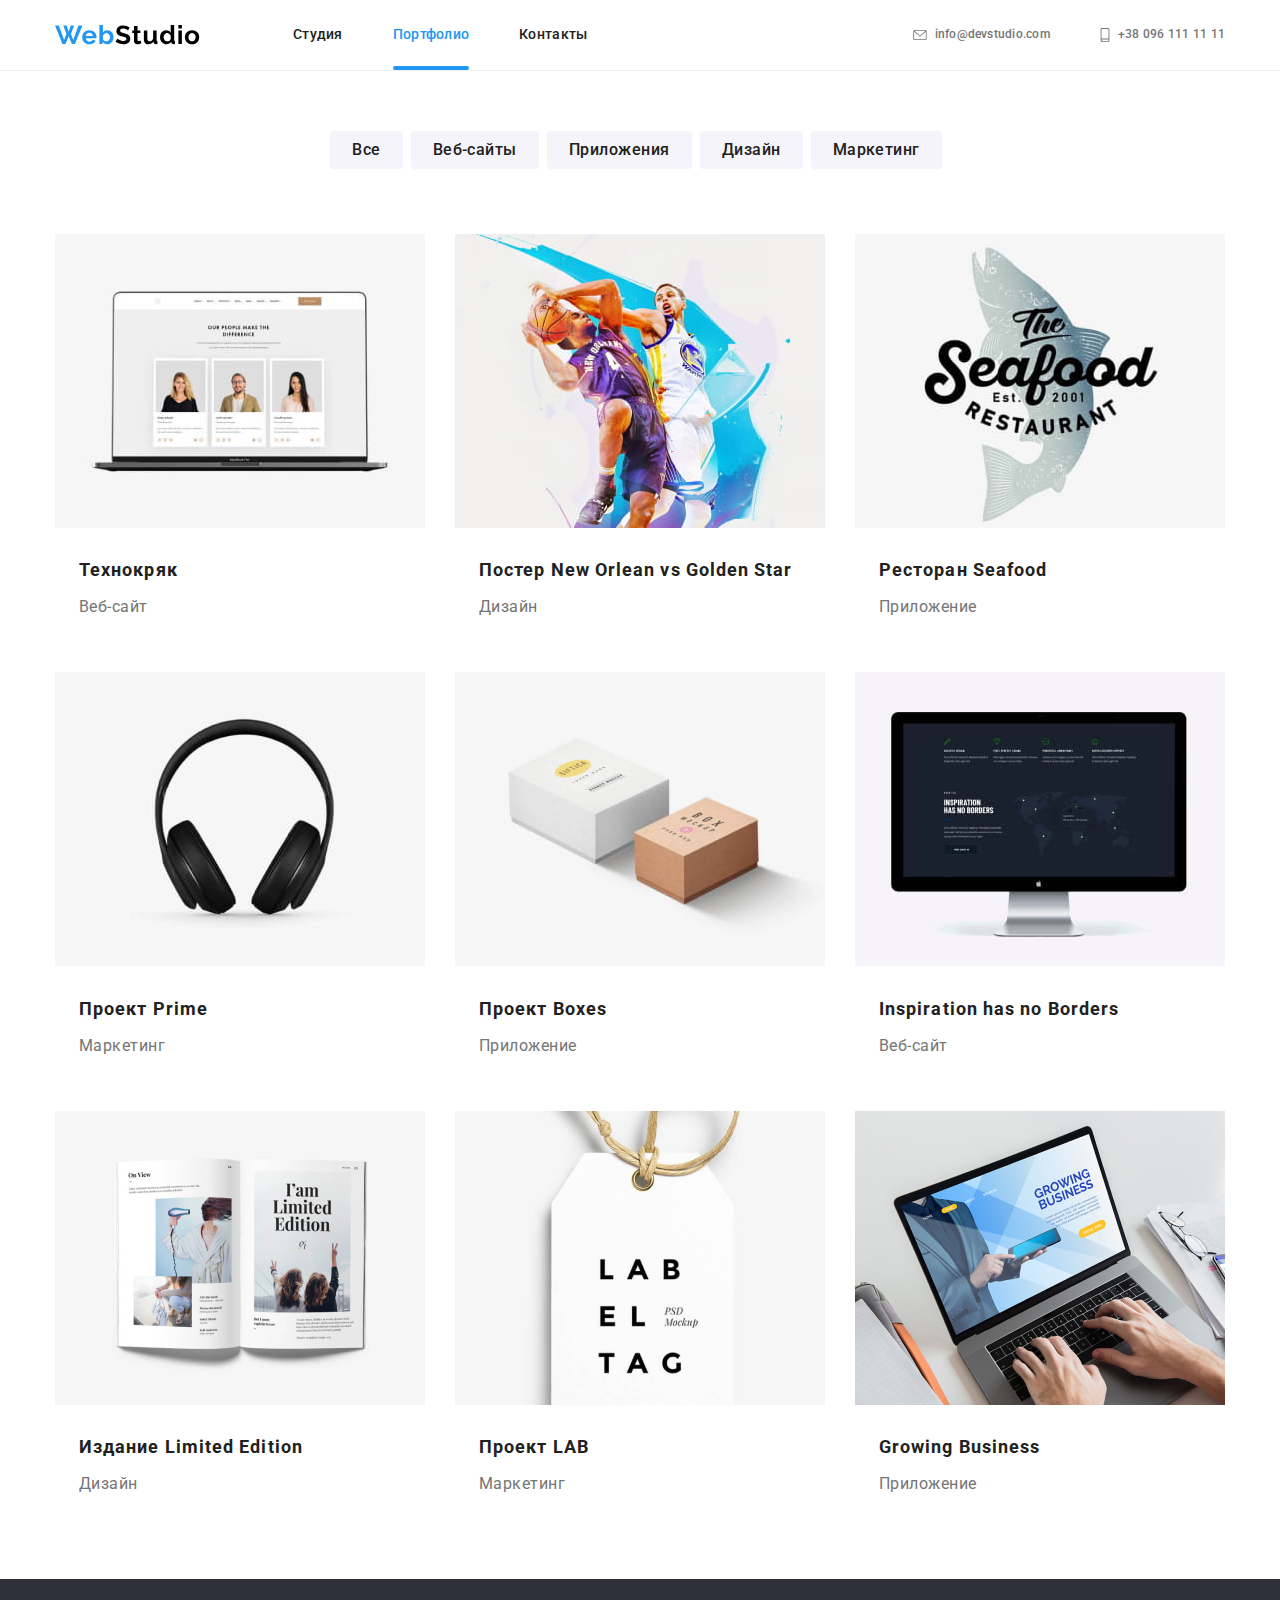
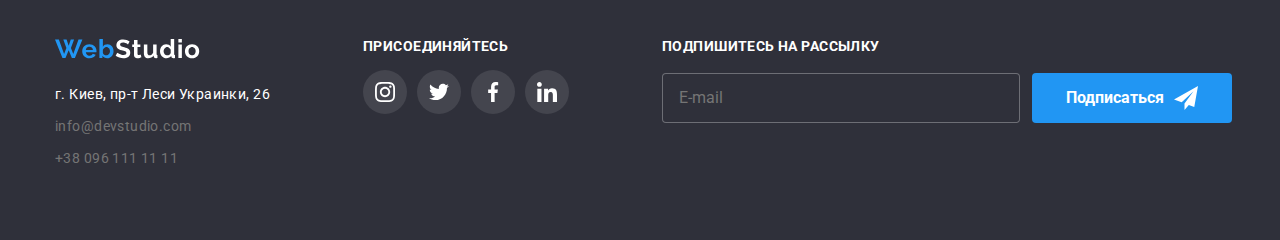
<file: portfolio.html>
<!DOCTYPE html>
<html lang="ru">

<head>
  <meta charset="utf-8" />
  <meta name="viewport" content="width=device-width, initial-scale=1.0">
  <link href="https://fonts.googleapis.com/css2?family=Raleway:wght@700&family=Roboto:wght@400;500;700;900&display=swap"
    rel="stylesheet">
  <link rel="stylesheet" href="https://cdnjs.cloudflare.com/ajax/libs/modern-normalize/0.7.0/modern-normalize.min.css">
  <!-- <link rel="stylesheet" href="./css/styles.css" /> -->
  <link rel="stylesheet" href="./css/main.min.css">
  <title>Portfolio</title>
</head>

<body class="page">
  <!--  ACHTUNG!  -->
  <header class="header secondary-header">
    <div class="header__container container">
      <nav class="site-nav">

        <!-- Company logo -->
        <a href="/" class="logo header__logo-link link">
          <img src="./images/logo.svg" alt="logo" class="header__logo-img" />
          <!-- <span class="primary-logo">Web</span><span class="secondary-logo">Studio</span> -->
        </a>
        <!-- Menu items -->
        <ul class="site-nav site-nav__list list">
          <li class="header__item site-nav__item"><a href="./index.html" class="site-nav__link link">Студия</a></li>
          <li class="header__item site-nav__item"><a href="./portfolio.html" class="site-nav__link link current">Портфолио</a></li>
          <li class="header__item site-nav__item"><a href="" class="site-nav__link link">Контакты</a></li>
        </ul>
      </nav>

      <!-- Contacts-->
      <ul class="contacts list">
        <li class="header__item contacts__item">

          <a href="mailto:info@devstudio.com" class="contacts__link link">

            <svg class="contacts__icon"  width="14px" height="10px">
              <use href="./images/svg-sprite.svg#envelope"></use>
            </svg>
            info@devstudio.com</a>
        </li>
        <li class="header__item contacts__item">
          <a href="tel:+380961111111" class="contacts__link link">
            <svg class="contacts__icon" width="10px" height="14px">
              <use href="./images/svg-sprite.svg#smartphone"></use>
            </svg>
            <span class="contacts__link-text">+38 096 111 11 11</span>
          </a>
        </li>
      </ul>
    </div>
  </header>
  <main>
    <!-- <h1>Страница portfolio</h1> -->

    <section class="section portfolio__section">
      <div class="container">
        <ul class="filter list flexbox">
          <li class="filter__item"><button type="button" class="filter__button">Все</button></li>
          <li class="filter__item"><button type="button" class="filter__button">Веб-сайты</button></li>
          <li class="filter__item"><button type="button" class="filter__button">Приложения</button></li>
          <li class="filter__item"><button type="button" class="filter__button">Дизайн</button></li>
          <li class="filter__item"><button type="button" class="filter__button">Маркетинг</button></li>
        </ul>
      </div>

      <div class="container">
        <ul class="portfolio list">
          <li class="portfolio__item">
            <a href="" class="portfolio__link">
              <div class="portfolio__thumb">
                <img src="./images/portfolio1.jpg" alt="Технокряк" width="370" />
                <p class="overlay-text">Технокряк это современная площадка распространения коронавируса. Компании
                  используют эту платформу
                  для цифрового
                  шпионажа и атак на защищённые сервера конкурентов.</p>
              </div>
              <div class="portfolio__description">
                <h2 class="portfolio__title">Технокряк</h2>
                <p class="portfolio__text">Веб-сайт</p>
              </div>
            </a>
          </li>

          <li class="portfolio__item">
            <a href="" class="portfolio__link">
              <div class="portfolio__thumb">
                <img src="./images/portfolio2.jpg" alt="Постер New Orlean vs Golden Star" width="370" />
                <p class="overlay-text">Технокряк это современная площадка распространения коронавируса. Компании
                  используют эту платформу
                  для цифрового
                  шпионажа и атак на защищённые сервера конкурентов.</p>
              </div>
              <div class="portfolio__description">
                <h2 class="portfolio__title">Постер New Orlean vs Golden Star</h2>
                <p class="portfolio__text">Дизайн</p>
              </div>
            </a>
          </li>

          <li class="portfolio__item">
            <a href="" class="portfolio__link">
              <div class="portfolio__thumb">
                <img src="./images/portfolio3.jpg" alt="Ресторан Seafood" width="370" />
                <p class="overlay-text">Технокряк это современная площадка распространения коронавируса. Компании
                  используют эту платформу
                  для цифрового
                  шпионажа и атак на защищённые сервера конкурентов.</p>
              </div>
              <div class="portfolio__description">
                <h2 class="portfolio__title">Ресторан Seafood</h2>
                <p class="portfolio__text">Приложение</p>
              </div>
            </a>

          </li>

          <li class="portfolio__item">
            <a href="" class="portfolio__link">
              <div class="portfolio__thumb">
                <img src="./images/portfolio4.jpg" alt="Проект Prime" width="370" />
                <p class="overlay-text">Технокряк это современная площадка распространения коронавируса. Компании
                  используют эту платформу
                  для цифрового
                  шпионажа и атак на защищённые сервера конкурентов.</p>
              </div>
              <div class="portfolio__description">
                <h2 class="portfolio__title">Проект Prime</h2>
                <p class="portfolio__text">Маркетинг</p>
              </div>
            </a>
          </li>

          <li class="portfolio__item">
            <a href="" class="portfolio__link">
              <div class="portfolio__thumb">
                <img src="./images/portfolio5.jpg" alt="Проект Boxes" width="370" />
                <p class="overlay-text">Технокряк это современная площадка распространения коронавируса. Компании
                  используют эту платформу
                  для цифрового
                  шпионажа и атак на защищённые сервера конкурентов.</p>
              </div>
              <div class="portfolio__description">
                <h2 class="portfolio__title">Проект Boxes</h2>
                <p class="portfolio__text">Приложение</p>
              </div>
            </a>
          </li>

          <li class="portfolio__item">
            <a href="" class="portfolio__link">
              <div class="portfolio__thumb">
                <img src="./images/portfolio6.jpg" alt="Inspiration has no Borders" width="370" />
                <p class="overlay-text">Технокряк это современная площадка распространения коронавируса. Компании
                  используют эту платформу
                  для цифрового
                  шпионажа и атак на защищённые сервера конкурентов.</p>
              </div>
              <div class="portfolio__description">
                <h2 class="portfolio__title">Inspiration has no Borders</h2>
                <p class="portfolio__text">Веб-сайт</p>
              </div>
            </a>
          </li>

          <li class="portfolio__item">
            <a href="" class="portfolio__link">
              <div class="portfolio__thumb">
                <img src="./images/portfolio7.jpg" alt="Издание Limited Edition" width="370" />
                <p class="overlay-text">Технокряк это современная площадка распространения коронавируса. Компании
                  используют эту платформу
                  для цифрового
                  шпионажа и атак на защищённые сервера конкурентов.</p>
              </div>
              <div class="portfolio__description">
                <h2 class="portfolio__title">Издание Limited Edition</h2>
                <p class="portfolio__text">Дизайн</p>
              </div>
            </a>
          </li>

          <li class="portfolio__item">
            <a href="" class="portfolio__link">
              <div class="portfolio__thumb">
                <img src="./images/portfolio8.jpg" alt="Проект LAB" width="370" />
                <p class="overlay-text">Технокряк это современная площадка распространения коронавируса. Компании
                  используют эту платформу
                  для цифрового
                  шпионажа и атак на защищённые сервера конкурентов.</p>
              </div>
              <div class="portfolio__description">
                <h2 class="portfolio__title">Проект LAB</h2>
                <p class="portfolio__text">Маркетинг</p>
              </div>
            </a>
          </li>

          <li class="portfolio__item">
            <a href="" class="portfolio__link">
              <div class="portfolio__thumb">
                <img src="./images/portfolio9.jpg" alt="Growing Business" width="370" />
                <p class="overlay-text">Технокряк это современная площадка распространения коронавируса. Компании
                  используют эту платформу
                  для цифрового
                  шпионажа и атак на защищённые сервера конкурентов.</p>
              </div>
              <div class="portfolio__description">
                <h2 class="portfolio__title">Growing Business</h2>
                <p class="portfolio__text">Приложение</p>
              </div>
            </a>
          </li>
        </ul>
      </div>
    </section>
  </main>

  <!-- Footer -->
  <footer class="footer section">
    <div class="container footer__container">
      <div class="footer__unit">
        <a href="/" class="logo link">
          <img src="./images/footer-logo.svg" alt="logo" />
          <!-- <span class="primary-logo">Web</span><span class="secondary-logo">Studio</span> -->
        </a>
        <address class="address">
          <p class="address__item">г. Киев, пр-т Леси Украинки, 26</p>
          <a href="mailto:info@devstudio.com" class="address__item link">info@devstudio.com</a>
          <a href="tel:+380961111111" class="address__item link">+38 096 111 11 11</a>
        </address>
      </div>

      <div class="footer__unit">
        <p class="footer__title">присоединяйтесь</p>
        <ul class="social list flexbox">
          <li class="social__item">
            <a href="" class="social__link">
              <svg class="social__icon">
                <use href="./images/svg-sprite.svg#instagram-2"></use>
              </svg>
            </a>
          </li>
          <li class="social__item">
            <a href="" class="social__link">
              <svg class="social__icon">
                <use href="./images/svg-sprite.svg#twitter-1"></use>
              </svg>
            </a>
          </li>
          <li class="social__item">
            <a href="" class="social__link">
              <svg class="social__icon">
                <use href="./images/svg-sprite.svg#facebook-1"></use>
              </svg>
            </a>
          </li>
          <li class="social__item">
            <a href="" class="social__link">
              <svg class="social__icon">
                <use href="./images/svg-sprite.svg#linkedin-1"></use>
              </svg>
            </a>
          </li>
        </ul>
      </div>

      <div class="footer__unit">
        <form action="#" class="footer__form">
          <!-- <label for="mail" class="footer__title">Подпишитесь на рассылку </label> -->
          <p class="footer__title">Подпишитесь на рассылку</p>
          <div class="footer__form-field">
            <input type="email" name="mail" id="mail" class="footer__form-input" placeholder="E-mail">
            <button type="submit" class="footer__button">
              <span class="footer__button-container">
                <span class="footer__button-text">Подписаться</span>
                <svg class="footer__button-icon">
                  <use href="./images/svg-sprite.svg#send"></use>
                </svg>
              </span>
            </button>
          </div>
        </form>
      </div>
    </div>
  </footer>
</body>

</html>
</file>
<file: css/styles.css>
:root {
  --primary-text-color: #757575;
  --title-text-color: #212121;
  --accent-color: #2196f3;
  --white-color: #ffffff;
  --black-color: #000000;
  --secondary-background-color: #F5F4FA;
  --footer-color: #2F303A;
  --border-color: #ECECEC;
  --hero-bg-color: #C4C4C4;
  --hero-gradient-color: rgba(47, 48, 58, 0.4);
  --box-shadow-primary: rgba(0, 0, 0, 0.12);
  --box-shadow-secondary: rgba(0, 0, 0, 0.14);
  --box-shadow-additional:  rgba(0, 0, 0, 0.2);
  --box-shadow-alternative:  rgba(0, 0, 0, 0.06);
  --box-shadow-extra: rgba(0, 0, 0, 0.16);
  --box-shadow-plus: rgba(0, 0, 0, 0.1); 
  --box-shadow-light: rgba(0, 0, 0, 0.08);
  --box-shadow-form-button:rgba(0, 0, 0, 0.15);
  --primary-icon-color: #AFB1B8;
  --footer-social-background: rgba(255, 255, 255, 0.1);
  --services-overlay-color: rgba(47, 48, 58, 0.8);
  --backdrop-color: rgba(0, 0, 0, 0.2);
  --form-outline-color: rgba(33, 33, 33, 0.2);
  --footer-form-outline: rgba(255, 255, 255, 0.3); 
}

.page {
  color: var(--primary-text-color);
  background-color: var(--white-color);

  font-family: Roboto, sans-serif;

  margin: 0;
}

/* Section */
.section {
  padding-top: 94px;
  padding-bottom: 94px;
}

.no-padding {
  padding-top: 0;
  padding-bottom: 94px;
}

.section-title {
  /* h2 */
  color: var(--title-text-color);
  margin-top: 0;
  margin-bottom: 60px;
  font-weight: 700;
  font-size: 36px;
  line-height: 1.16;
  text-align: center;
  letter-spacing: 0.03em;
}

/* Container */
.container {
  padding-left: 15px;
  padding-right: 15px;
  margin-left: auto;
  margin-right: auto;
  width: 1200px;
}

.list {
  padding: 0;
  margin: 0;
  list-style: none;
}

.link {
  text-decoration: none;
}

/* Button */
/* .button {
  border-style: none;
  padding: 0;
} */

.button {
  display: inline-block;
  border-radius: 4px;
  padding: 10px 32px; 
 
  color: var(--white-color);
  background-color: var(--accent-color);

  font-family: inherit;
  font-weight: 700;
  font-size: 16px;
  line-height: 1.87;
  letter-spacing: 0.06em;

  text-decoration: none;
  text-align: center;

  border-style: none;
  border-color: none;
  outline: none;
  border-image: none;
}

.logo {
  margin-right: 93px;
}
/* .logo {
  font-family: Raleway;
  font-style: normal;
  font-weight: 700;
  font-size: 26px;
  line-height: 1.19;
  letter-spacing: 0.03em;

  text-decoration: none;

  color: var(--accent-color);
} */

/* .primary-logo {
  color: var(--accent-color);
}

.secondary.logo {
  color: var(--black-color);
}

.logo.link:visited {
  text-decoration: none;
  color: var(--black-color);
} */

/* .footer .logo.link:visited {
  text-decoration: none;
  color: var(--white-color);
} */


/* Header*/
.header {
  padding-top: 25px;
  padding-bottom: 25px;
}

/*  ACHTUNG!  */
.secondary-header {
  border-bottom: 1px solid var(--border-color);
}

.header__container {
  display: flex;
  justify-content: flex-end;

  align-items: center;  
}

.header__logo-link {
  display: inline-flex;
  align-items: center;
}


.header__item {
  display: flex;
}

.header__item:not(:last-child) {

  margin-right: 50px;
}

.site-nav__link {
  position: relative;

  display: block;
  height: 100%;
}

.site-nav__link.current::after {
  content: "";

  position: absolute;
  /* top: 100%; */
  left: 0;
  bottom: -25px;

  width: 100%;
  height: 4px;
  border-radius: 2px;

  background-color: var(--accent-color);
}

/* Альтернатива */
/* .header__item:last-child {
  margin-right: 0;
} */

/* Селектор соседа
задает левый отступ всем, кроме первого */
/* .header__item + .header__item {
  margin-left: 50px;
} */

/* ПОЧЕМУ НЕ РАБОТАЕТ??? */
/* .header__item:not(:last-child) {
  margin-right: 50px;
} */

.site-nav {
  display: flex;
  margin-right: auto;
}

.contacts {
  display: flex;
}

.site-nav__link {
  display: inline-flex;
  align-items: center;

  color: var(--title-text-color);

  font-weight: 500;
  font-size: 14px;
  line-height: 1.14;
  letter-spacing: 0.02em;

  transition-property: color;
  transition-duration: 250ms;
  transition-timing-function: cubic-bezier(0.4, 0, 0.2, 1);
  }

.site-nav__link.current {
  color: var(--accent-color);

  font-weight: 500;
  font-size: 14px;
  line-height: 1.14;
  letter-spacing: 0.02em;
}

.contacts__link {
  display: inline-flex;
  align-items: center;

  font-size: 14px;
  line-height: 1.14;
  letter-spacing: 0.02em;
  font-weight: 500;
  color: var(--primary-text-color);

  transition-property: color;
  transition-duration: 250ms;
  transition-timing-function: cubic-bezier(0.4, 0, 0.2, 1);
}

.site-nav__link:hover,
.contacts__link:hover,
.site-nav__link:focus,
.contacts__link:focus,
.address__item.link:hover,
.address__item.link:focus {
  color: var(--accent-color);
}

/* Увел. высоту ссылок, чтоб расшир. область ховера */
.site-nav__link,
.contacts__link {
  display: inline-flex;
  align-items: center;

  padding-top: 15px;
  padding-bottom: 15px;

  transition-property: color;
  transition-duration: 250ms;
  transition-timing-function: cubic-bezier(0.4, 0, 0.2, 1);
}

.contacts__icon {
  display: inline-flex;
  align-items: center;
  justify-content: center;

  width: 16px;
  height: 12px;
  margin-right: 10px;

  fill: var(--primary-text-color);

  transition-property: fill;
  transition-duration: 250ms;
  transition-timing-function: cubic-bezier(0.4, 0, 0.2, 1);
}

/* ЗАПОМНИТЬ!!!! ХОВЕР ссылка + иконка*/
.contacts__link:hover .contacts__icon,
.contacts__link:focus .contacts__icon {
  fill: var(--accent-color);
}

/* Footer */
.footer {
  background-color: var(--footer-color);

  padding-top: 60px;
  padding-bottom: 60px;
}

.address {
  margin-top: 20px;
  /* padding-top: 20px; */
}

.address__item {
  display: block;
  
  margin-bottom: 9px;

  font-style: normal;
  font-size: 14px;
  line-height: 1.71;
  letter-spacing: 0.03em;

  color: var(--white-color);
}

/* ACHTUNG! Что с этим делать?? задавать 3 класса? */
.address__item.link {
  font-style: normal;
  color: var(--primary-text-color);

  transition-property: color;
  transition-duration: 250ms;
  transition-timing-function: cubic-bezier(0.4, 0, 0.2, 1);
} 

.footer__unit:nth-child(1) {
  margin-right: 70px;
}

.footer__unit:nth-child(2) {
  margin-right: 93px;
}

.footer__title {
  margin-top: 0;
  margin-bottom: 20px;

  font-weight: bold;
  font-size: 14px;
  line-height: 16px;
  letter-spacing: 0.03em;
  text-transform: uppercase;

  color: var(--white-color);
}

.social__item {
  width: 44px;
  height: 44px;
  border-radius: 50%;
}

.social__link {
  display: block;
}

.footer .social__link {
  width: 44px;
  height: 44px;
  padding: 12px;
  border-radius: 50%;

  background-color: var(--footer-social-background);
}

.footer .social__icon {
  width: 20px;
  height: 20px;

  fill: var(--white-color);
}

.footer__form-field {
 display: flex;

 margin-top: 20px;
}

.footer__form-input {
  width: 358px;
  height: 50px;
  margin-right: 12px;
  padding: 15px 16px;

  border: 1px solid var(--footer-form-outline);
  border-radius: 4px;

  background-color: var(--footer-color);
  color: var(--white-color);
}

.footer__button {
  position: relative;
  width: 200px;
  height: 50px;

  background-color: var(--accent-color);
  box-shadow: 0px 4px 4px var( --box-shadow-form-button);
  border-radius: 4px; 

  border-style: none;
}

.footer__button:focus,
.footer__button:active {
  border-style: none;
}

.footer__button-container {
  position: absolute;
  top: 50%;
  left: 50%;
  transform: translate(-50%, -50%);

  display: flex;
  align-items: center;
  justify-content: center;
  
  height: 24px;
  margin: 0;

}

.footer__button-text {
  margin: 0 10px 0 0;

  color: var(--white-color);
  font-weight: 700;
  font-size: 16px;
  line-height: 1.87;
}

.footer__button-icon {
  display: block;
  
  width: 24px;
  height: 24px;

  fill: var(--white-color);
}


/* Hero */
.hero {
  max-width: 1600px;
  margin: auto;
  text-align: center;

  margin-top: 0;
  margin-bottom: 0;

  padding-top: 200px;
  padding-bottom: 200px;

  background-color: var(--hero-bg-color);
  background-image: linear-gradient(to right, var(--hero-gradient-color), var(--hero-gradient-color)),
  url(../images/hero-img.jpg);
  background-repeat: no-repeat;
  background-size: cover;
}

.hero__title {
  margin-top: 0;
  margin-bottom: 30px;
  color: var(--white-color);

  font-family: Roboto, sans-serif;
  font-style: normal;
  font-weight: 700;
  font-size: 44px;
  line-height: 1.36;
  letter-spacing: 0.06em;
  text-transform: uppercase;
}

/* Features */
.features {
width: calc((100% - 90px) / 4);
}

.features__item {
  text-align: left;
  width: 270px;
}

.features__item:not(:last-child),
.services__item:not(:last-child),
.team__item:not(:last-child) {
  margin-right: 30px;
}

.features__title {
  /* h3 */
  margin-top: 0;
  margin-bottom: 10px;

  color: var(--title-text-color);

  font-weight: 700;
  font-size: 14px;
  line-height: 1.14;
  letter-spacing: 0.03em;
  text-transform: uppercase;
}

.features__item::before {
  content: "";
  display: block;
 background-position: 50% 50%;
  
  width: 270px;
  height: 120px;
  margin-bottom: 30px;

  background-color: var(--secondary-background-color);
  background-repeat: no-repeat;
}

.features__item:nth-child(1)::before {
  content: "";
  background-image: url(../images/antenna1.svg);
}

.features__item:nth-child(2)::before {
  content: "";
  background-image: url(../images/clock1.svg);
}

.features__item:nth-child(3)::before {
  content: "";
  background-image: url(../images/diagram1.svg);
}

.features__item:nth-child(4)::before {
  content: "";
  background-image: url(../images/astronaut1.svg);
}

.features__text {
  margin-top: 0;
  margin-bottom: 0;

  font-size: 14px;
  line-height: 1.71;
  letter-spacing: 0.03em;
}
 
/* Services */
.services {
  width: calc((100% - 60px) / 3);
}

.services__item {
  width: 370px;
  height: 294px;
}

.services__thumb {
  position: relative;
  width: 100%;
  height: 100%;
}

.services__thumb::before {
  content: "";

  position: absolute;
  bottom: 0;
  left: 0; 

  display: inline-block;

  width: 100%;
  height: 70px;

  background-color: var(--services-overlay-color);
  opacity: 1;
}

.services__description {
  position: absolute;
  bottom: 27px;
  left: 0;

  width: 100%;
  margin: 0;

  font-style: normal;
  font-weight: 700;
  font-size: 14px;
  line-height: 16px;
  text-align: center;
  letter-spacing: 0.03em;
  text-transform: uppercase;
  color: var(--white-color);
}

/* Team*/
.team__item {
  width: 270px;
  border-radius: 0px 0px 4px 4px;

  text-align: center;

  box-shadow: 
  0px 1px 3px var(--box-shadow-primary), 
  0px 1px 1px var(--box-shadow-secondary), 
  0px 2px 1px var(--box-shadow-additional);
}

.team__title {
  margin-top: 0;
  margin-bottom: 10px;

  color: var(--title-text-color);

  font-weight: 500;
  font-size: 16px;
  line-height: 1.18;
  letter-spacing: 0.03em;
}



.team__description {
  padding-top: 30px;
  padding-bottom: 30px;

  border-radius: 0px 0px 4px 4px;

  background-color: var(--white-color);
}

.team__position {
  margin-top: 0;
  margin-bottom: 16px;
}

.social {
  display: flex;
  align-items: center;
  justify-content: center;

  /* max-width: 206px; */
  margin: auto;
}

/* .social__item, */
.social__link {
  display: flex;
  align-items: center;
  justify-content: center;
  width: 44px;
  height: 44px;
  border-radius: 50%;

  transition-property: background-color;
  transition-duration: 250ms;
  transition-timing-function: cubic-bezier(0.4, 0, 0.2, 1);
}

.social__item:not(:last-child) {
  margin-right: 10px;
}

.social__icon {
  width: 20px;
  height: 20px;
  margin: 0;

  fill: var(--primary-icon-color);

  transition-property: fill;
  transition-duration: 250ms;
  transition-timing-function: cubic-bezier(0.4, 0, 0.2, 1);
}

.social__link:hover, 
.social__link:active {
  background-color: var(--accent-color);
}

.social__link:hover  .social__icon,
.social__link:active  .social__icon {
  fill: var(--white-color);
}

.team__section {
  background-color: var(--secondary-background-color);
}

/* Clients */

.clients__item,
.clients__link {
  display: flex;
  align-items: center;
  justify-content: center;
  width: 170px;
  height: 90px;
  border-radius: 4px;
}

.clients__link {
  border: 1px solid var(--primary-icon-color);

  transition-property: border-color;
  transition-duration: 250ms;
  transition-timing-function: cubic-bezier(0.4, 0, 0.2, 1);
}

.clients__item:not(:last-child) {
  margin-right: 30px;
}

.clients__link:hover,
.clients__link:focus {
  border: 1px solid var(--accent-color);
}

.clients__link:hover > .clients__logo,
.clients__link:focus > .clients__logo {
 fill: var(--accent-color);
}

.clients__logo {
  align-items: center;
  justify-content: center;

  fill: var(--primary-icon-color);

  transition-property: fill;
  transition-duration: 250ms;
  transition-timing-function: cubic-bezier(0.4, 0, 0.2, 1);
}

/* Portfolio */
.portfolio__link {
  display: block;
  margin: 0;
  text-decoration: none;
}

.portfolio__title {
  color: var(--title-text-color);
  font-weight: 700;
  font-size: 18px;
  line-height: 2;
  letter-spacing: 0.06em;

}

.portfolio__text {
  color: var(--primary-text-color);
  font-weight: normal;
  font-size: 16px;
  line-height: 1.87;
  letter-spacing: 0.03em;
}

/* Filter*/
.filter {
  margin-bottom: 50px;
  justify-content: center;
}

.filter__button {
  background-color: var(--secondary-background-color);
  color: var(--title-text-color);
  border-style: none;
  border-radius: 4px;
  border-color: none;
  outline: none;
  border-image: none;

  padding: 6px 22px;
  /* margin-right: 8px; */
  
  font-family: inherit;
  font-weight: 500;
  font-size: 16px;
  line-height: 1.62;
  text-align: center;
  letter-spacing: 0.03em;

  transition-property: background-color, color, box-shadow;
  transition-duration: 250ms;
  transition-timing-function: cubic-bezier(0.4, 0, 0.2, 1);
}

.filter__item:not(:last-child) {
  margin-right: 8px;
}

.filter__button:hover,
.filter__button:focus,
.filter__button:active {
  background-color: var(--accent-color);
  border: none;
  outline: none;
  color: var(--white-color);
  box-shadow: 
  0px 3px 1px var(--box-shadow-plus), 
  0px 1px 2px var(--box-shadow-light), 
  0px 2px 2px var(--box-shadow-primary);
}

.flexbox {
  display: flex;
}

.portfolio {
  flex-wrap: wrap;
/*   
  width: calc((100% - 30px * 2) / 3); */

}

.portfolio__item {
  width: 370px;
  margin-right: 30px;
  margin-bottom: 30px;
}

.portfolio__item:nth-child(3n) {
  margin-right: 0;
}

.portfolio__item:nth-last-child(-n + 3) {
  margin-bottom: 0;
}

.portfolio__link {
  transition-property: box-shadow;
  transition-duration: 250ms;
  transition-timing-function: cubic-bezier(0.4, 0, 0.2, 1);
}

.portfolio__link:hover, 
.portfolio__link:focus,
.portfolio__link:active {
  box-shadow: 
  0px 1px 1px var(--box-shadow-primary), 
  0px 4px 4px var(--box-shadow-alternative), 
  1px 4px 6px var(--box-shadow-extra);
}

.portfolio__thumb {
  position: relative;

  overflow: hidden;
}

.portfolio__thumb::before,
.overlay-text {
  position: absolute;
  top: 100%; 
  left: 0;
  

  display: block;

  width: 100%;
  height: 100%;

  transition-property: transform;
  transition-duration: 250ms;
  transition-timing-function: cubic-bezier(0.4, 0, 0.2, 1);
}

.portfolio__thumb::before {
  content: "";

  background-color: var(--accent-color);
}

.overlay-text {
  padding: 63px 24px;

  font-size: 18px;
  line-height: or 156% ;
  letter-spacing: 0.03em;

  color: var(--white-color);
}

.portfolio__link:hover > .portfolio__thumb::before,
.portfolio__link:focus > .portfolio__thumb::before,
.portfolio__link:hover .overlay-text,
.portfolio__link:focus .overlay-text {
  opacity: 0.9;

  transform: translateY(-100%);
}

.portfolio__description {
padding: 20px 24px;
}

.portfolio__title {
margin: 0 0 4px;
}

.portfolio__text {
  margin: 0;
}

/* Backdrop */
.backdrop {
  position: fixed;
  top: 0;
  left: 0;

  width: 100%;
  height: 100%;

  background-color: var(--backdrop-color);

  opacity: 1;

  transition: opacity 250ms cubic-bezier(0.4, 0, 0.2, 1);
}

.backdrop.is-hidden {
  opacity: 0;
  pointer-events: none;
}

.backdrop.is-hidden .modal {
  transform: translate(-50%, -50%) scale(0.9);
}

/* Modal */
.modal {
  position: absolute;
  top: 50%;
  left: 50%;

  min-width: 528px;
  min-height: 581px;
  background-color: var(--white-color);

  padding: 40px;
  box-shadow: 0px 1px 3px var(--box-shadow-primary), 
  0px 1px 1px var(--box-shadow-secondary), 
  0px 2px 1px var(--box-shadow-additional);

  border-radius: 4px;

  transform: translate(-50%, -50%) scale(1);

  transition: transform 250ms cubic-bezier(0.4, 0, 0.2, 1);
}

.modal__button-close {
  position: absolute;
  top: 8px;
  right: 8px;
  
  width: 30px;
  height: 30px;

  border-radius: 50%;

  background-color: var(--white-color);
  border: 1px solid rgba(0, 0, 0, 0.1);
}

.modal__button-icon {
  position: absolute;
  top: 50%;
  left: 50%;
  transform: translate(-50%, -50%);

  width: 11px;
  height: 11px;

  fill: black;

  transition: fill 250ms cubic-bezier(0.4, 0, 0.2, 1);
}

.modal__button-close:hover .modal__button-icon,
.modal__button-close:focus .modal__button-icon,
.modal__button-close:active .modal__button-icon {
  fill: var(--accent-color);
}
/* Form */

.modal__title {
  font-style: normal;
  font-weight: 700;
  font-size: 20px;
  line-height: 1.15;
  text-align: center;
  letter-spacing: 0.03em;

  color: var(--title-text-color);
}

.form__field {
  display: flex;
  flex-direction: column;

  /* outline: 1px solid var(--form-outline-color); */
  box-sizing: border-box;
  
  margin-bottom: 10px;
}

.form__field-policy {
  position: relative;
  display: flex;
  flex-direction: row;
  align-items: center;
  justify-content: center;

  margin-bottom: 30px;
}

.form__field-comment {
  margin-bottom: 20px;
  height: 100%;
}

.form__field-button {
  display: flex;
  flex-direction: row;
  align-items: center;
  justify-content: center;

  margin-bottom: 40px;
}

.input__container {
  position: relative;
}

.form__input,
.form__comment {
  border-radius: 4px;
  border: 1px solid var(--form-outline-color);
  outline: transparent;

  transition: border-color 250ms cubic-bezier(0.4, 0, 0.2, 1);
}

.form__input {
  width: 100%;
  max-height: 40px;
  padding: 14px 14px 14px 42px;  
}

.input__icon {
  position: absolute;
  top: 50%;
  left: 6%;
  transform: translate(-95%, -50%);

  transition: fill 250ms cubic-bezier(0.4, 0, 0.2, 1);
}

.form__input:focus + .input__icon {
 fill: var(--accent-color);
}

.form__input:focus,
.form__comment:focus {
  border-color: var(--accent-color);
}

.form__input::placeholder {
  color: var(--form-outline-color);
}

.form__label {
  margin-bottom: 4px;

  font-size: 12px;
  line-height: 1.16;
  /* identical to box height */

  letter-spacing: 0.01em;

  color: var(--primary-text-color);
}

.form__label-policy {
  position: relative;
  margin-right: 5px;
}

.form__label-policy,
.form__link {
  display: block;
  align-items: center;

  margin-bottom: 4px;
  font-size: 14px;
  line-height: 1.71;
}

.form__link,
.form__link:hover,
.form__link:focus,
.form__link:visited {
  color: var(--accent-color);
}

.form__comment {
  resize: none;
  padding: 12px 16px;

  font-size: 12px;
  line-height: 1.16;
  letter-spacing: 0.01em;

  
}

.form__field-checkbox {
  -webkit-appearance: none;
  -moz-appearance: none;
  appearance: none;

    position: absolute;
    top:50%;
    left: 0;
    transform: translateY(-50%);

  display: block;
  align-items: center;
}

.form__label-policy::before {
  content: "";
  position: absolute;
  top:50%;
  left: -9%;
  transform: translateY(-50%);

  display: inline-block;
  align-items: center;
  width: 16px;
  height: 15px;
  margin: auto;

  border-radius: 2px;
  border: solid var(--title-text-color) 1.8px;
  
  /* background-image: url(../images/checkbox-square.svg); */
}

.form__field-checkbox:checked ~ .form__label-policy::before {
  content: "";
  position: absolute;
  top:50%;
  left: -9%;
  transform: translateY(-50%);

  display: inline-block;
  align-items: center;
  width: 16px;
  height: 15px;
  margin: auto;
  
  background-color: var(--accent-color);
  background-image: url(../images/checkbox-v.svg);
  background-size: contain;
  background-origin: border-box;
  border-color: var(--accent-color); 
}

.checkbox__icon {
  display: inline-block;

  width: 16px;
  height: 15px;
  margin: auto;
}

.form__button {
  width: 200px;
  height: 50px;

  border-style: none;
  border-radius: 4px;

  font-weight: 700;
  font-size: 16px;
  line-height: 1.87;
  color: var(--white-color);

  background-color: var(--accent-color);
  
  box-shadow: 0px 4px 4px var(--box-shadow-form-button);
}

.form__button:hover,
.form__button:focus,
.form__button:active {
  border-style: none;
  outline: none;
  
  box-shadow: 
  0px 1px 3px var(--box-shadow-primary), 
  0px 1px 1px var(--box-shadow-secondary), 
  0px 2px 1px var(--box-shadow-additional);
}

@media screen and (min-width: 480px) {
  
}
</file>
<file: css/main.min.css>
.page{color:#757575;background-color:#fff;font-family:Roboto, sans-serif;margin:0}.container{width:100%;padding-left:15px;padding-right:15px;margin-left:auto;margin-right:auto}@media screen and (min-width: 480px) and (max-width: 767px){.container{width:480px}}@media screen and (min-width: 768px) and (max-width: 1199px){.container{width:768px}}@media screen and (min-width: 1200px){.container{width:1200px}}.list{padding:0;margin:0;list-style:none}.link{text-decoration:none}.flexbox{display:-webkit-box;display:-ms-flexbox;display:flex}@media screen and (min-width: 768px) and (max-width: 1199px){.logo{margin-right:88px}}@media screen and (min-width: 1200px){.logo{margin-right:93px}}.button{display:inline-block;border-radius:4px;padding:10px 32px;color:#fff;background-color:#2196f3;font-family:inherit;font-weight:700;font-size:1rem;line-height:1.87;letter-spacing:0.06em;text-decoration:none;text-align:center;border-style:none;border-color:none;outline:none;-o-border-image:none;border-image:none}@media screen and (min-width: 768px) and (max-width: 1199px){.site-nav{display:-webkit-box;display:-ms-flexbox;display:flex}}@media screen and (min-width: 1200px){.site-nav{display:-webkit-box;display:-ms-flexbox;display:flex;margin-right:auto}}.site-nav__list{display:none;fill:#000}@media screen and (min-width: 768px) and (max-width: 1199px){.site-nav__list{display:-webkit-box;display:-ms-flexbox;display:flex}}@media screen and (min-width: 1200px){.site-nav__list{display:-webkit-box;display:-ms-flexbox;display:flex}}.site-nav__item:not(:last-child){margin-right:50px}.site-nav__link{position:relative;-webkit-box-align:center;-ms-flex-align:center;align-items:center;color:#212121;font-size:0.875rem;font-weight:500;line-height:1.14;letter-spacing:0.02em;-webkit-transition-property:color;transition-property:color;-webkit-transition-duration:250ms;transition-duration:250ms;-webkit-transition-timing-function:cubic-bezier(0.4, 0, 0.2, 1);transition-timing-function:cubic-bezier(0.4, 0, 0.2, 1)}@media screen and (min-width: 1200px){.site-nav__link{display:block;height:100%}}.site-nav__link.current::after{content:"";position:absolute;left:0;bottom:-122%;width:100%;height:4px;border-radius:2px;background-color:#2196f3}@media screen and (min-width: 1200px){.site-nav__link.current::after{left:0;bottom:-25px}}.site-nav__link.current{color:#2196f3;font-weight:500;font-size:0.875rem;line-height:1.14;letter-spacing:0.02em}.site-nav__link,.contacts__link{display:-webkit-inline-box;display:-ms-inline-flexbox;display:inline-flex;-webkit-box-align:center;-ms-flex-align:center;align-items:center;-webkit-transition-property:color;transition-property:color;-webkit-transition-duration:250ms;transition-duration:250ms;-webkit-transition-timing-function:cubic-bezier(0.4, 0, 0.2, 1);transition-timing-function:cubic-bezier(0.4, 0, 0.2, 1)}.site-nav__link:hover,.site-nav__link:hover,.site-nav__link:focus,.site-nav__link:focus,.contacts__link:hover,.contacts__link:hover,.contacts__link:focus,.contacts__link:focus{color:#2196f3}.menu__container{display:none}@media screen and (min-width: 480px) and (max-width: 767px){.menu__button{border-style:none;border-color:none;outline:none;-o-border-image:none;border-image:none;width:40px;height:40px;padding:0;background-color:transparent;outline:black}}@media screen and (min-width: 768px) and (max-width: 1199px){.menu__button{display:none}}@media screen and (min-width: 1200px){.menu__button{display:none}}.menu__button--svg{fill:#000;-webkit-transition-property:fill;transition-property:fill;-webkit-transition-duration:250ms;transition-duration:250ms;-webkit-transition-timing-function:cubic-bezier(0.4, 0, 0.2, 1);transition-timing-function:cubic-bezier(0.4, 0, 0.2, 1)}.menu__button--svg:hover,.menu__button--svg:focus,.menu__button--svg:active{fill:#2196f3}@media screen and (min-width: 480px) and (max-width: 767px){.menu__button.is-open .menu__button--icon-cross{display:none}}@media screen and (min-width: 480px) and (max-width: 767px){.menu__button.is-open .menu__button--icon-menu{display:block;fill:#000}}.social{display:-webkit-box;display:-ms-flexbox;display:flex;-webkit-box-align:center;-ms-flex-align:center;align-items:center;-webkit-box-pack:center;-ms-flex-pack:center;justify-content:center;margin:auto}.social__item{width:44px;height:44px;border-radius:50%}.social__item:not(:last-child){margin-right:10px}.footer .social__link{width:44px;height:44px;padding:12px;border-radius:50%;background-color:rgba(255,255,255,0.1)}.footer .social__icon{width:20px;height:20px;fill:#fff}.social__link{display:-webkit-box;display:-ms-flexbox;display:flex;-webkit-box-align:center;-ms-flex-align:center;align-items:center;-webkit-box-pack:center;-ms-flex-pack:center;justify-content:center;width:44px;height:44px;border-radius:50%;-webkit-transition-property:background-color;transition-property:background-color;-webkit-transition-duration:250ms;transition-duration:250ms;-webkit-transition-timing-function:cubic-bezier(0.4, 0, 0.2, 1);transition-timing-function:cubic-bezier(0.4, 0, 0.2, 1)}.social__link:hover,.social__link:active{background-color:#2196f3}.social__link:hover .social__icon,.social__link:active .social__icon{fill:#fff}.social__icon{width:20px;height:20px;margin:0;fill:#AFB1B8;-webkit-transition-property:fill;transition-property:fill;-webkit-transition-duration:250ms;transition-duration:250ms;-webkit-transition-timing-function:cubic-bezier(0.4, 0, 0.2, 1);transition-timing-function:cubic-bezier(0.4, 0, 0.2, 1)}.backdrop{position:fixed;top:0;left:0;width:100%;height:100%;background-color:rgba(0,0,0,0.2);opacity:1;-webkit-transition:opacity 250ms cubic-bezier(0.4, 0, 0.2, 1);transition:opacity 250ms cubic-bezier(0.4, 0, 0.2, 1)}.backdrop.is-hidden{opacity:0;pointer-events:none}.backdrop.is-hidden .modal{-webkit-transform:translate(-50%, -50%) scale(0.9);transform:translate(-50%, -50%) scale(0.9)}.modal{position:absolute;top:50%;left:50%;min-width:450px;min-height:609px;background-color:#fff;padding:40px;-webkit-box-shadow:0px 1px 3px rgba(0,0,0,0.12),0px 1px 1px rgba(0,0,0,0.14),0px 2px 1px rgba(0,0,0,0.2);box-shadow:0px 1px 3px rgba(0,0,0,0.12),0px 1px 1px rgba(0,0,0,0.14),0px 2px 1px rgba(0,0,0,0.2);border-radius:4px;-webkit-transform:translate(-50%, -50%) scale(1);transform:translate(-50%, -50%) scale(1);-webkit-transition:-webkit-transform 250ms cubic-bezier(0.4, 0, 0.2, 1);transition:-webkit-transform 250ms cubic-bezier(0.4, 0, 0.2, 1);transition:transform 250ms cubic-bezier(0.4, 0, 0.2, 1);transition:transform 250ms cubic-bezier(0.4, 0, 0.2, 1), -webkit-transform 250ms cubic-bezier(0.4, 0, 0.2, 1)}@media screen and (min-width: 1200px){.modal{min-width:528px;min-height:581px}}.modal__button-close{position:absolute;top:8px;right:8px;width:30px;height:30px;border-radius:50%;background-color:#fff;border:1px solid rgba(0,0,0,0.1)}.modal__button-close:hover .modal__button-icon,.modal__button-close:focus .modal__button-icon,.modal__button-close:active .modal__button-icon{fill:#2196f3}.modal__button-icon{position:absolute;top:50%;left:50%;-webkit-transform:translate(-50%, -50%);transform:translate(-50%, -50%);width:11px;height:11px;fill:black;-webkit-transition:fill 250ms cubic-bezier(0.4, 0, 0.2, 1);transition:fill 250ms cubic-bezier(0.4, 0, 0.2, 1)}.modal__title{font-style:normal;font-weight:700;font-size:1.25rem;line-height:1.15;text-align:center;letter-spacing:0.03em;color:#212121}.form__field{display:-webkit-box;display:-ms-flexbox;display:flex;-webkit-box-orient:vertical;-webkit-box-direction:normal;-ms-flex-direction:column;flex-direction:column;-webkit-box-sizing:border-box;box-sizing:border-box;margin-bottom:10px}.form__field-policy{position:relative;display:-webkit-box;display:-ms-flexbox;display:flex;-webkit-box-orient:horizontal;-webkit-box-direction:normal;-ms-flex-direction:row;flex-direction:row;-webkit-box-align:center;-ms-flex-align:center;align-items:center;-webkit-box-pack:center;-ms-flex-pack:center;justify-content:center;margin-bottom:30px}.form__field-comment{margin-bottom:20px;height:100%}.form__field-button{display:-webkit-box;display:-ms-flexbox;display:flex;-webkit-box-orient:horizontal;-webkit-box-direction:normal;-ms-flex-direction:row;flex-direction:row;-webkit-box-align:center;-ms-flex-align:center;align-items:center;-webkit-box-pack:center;-ms-flex-pack:center;justify-content:center;margin-bottom:40px}.input__container{position:relative}.form__input,.form__comment{border-radius:4px;border:1px solid rgba(33,33,33,0.2);outline:transparent;-webkit-transition:border-color 250ms cubic-bezier(0.4, 0, 0.2, 1);transition:border-color 250ms cubic-bezier(0.4, 0, 0.2, 1)}.form__input:focus,.form__input:focus,.form__comment:focus,.form__comment:focus{border-color:#2196f3}.form__input{width:100%;max-height:40px;padding:14px 14px 14px 42px}.form__input:focus+.input__icon{fill:#2196f3}.form__input::-webkit-input-placeholder{color:rgba(33,33,33,0.2)}.form__input:-ms-input-placeholder{color:rgba(33,33,33,0.2)}.form__input::-ms-input-placeholder{color:rgba(33,33,33,0.2)}.form__input::placeholder{color:rgba(33,33,33,0.2)}.input__icon{position:absolute;top:50%;left:6%;-webkit-transform:translate(-95%, -50%);transform:translate(-95%, -50%);-webkit-transition:fill 250ms cubic-bezier(0.4, 0, 0.2, 1);transition:fill 250ms cubic-bezier(0.4, 0, 0.2, 1)}.form__label{margin-bottom:4px;font-size:12px;line-height:1.16;letter-spacing:0.01em;color:#757575}.form__label-policy{position:relative;margin-right:5px}.form__label-policy::before{content:"";position:absolute;top:50%;left:-9%;-webkit-transform:translateY(-50%);transform:translateY(-50%);display:inline-block;-webkit-box-align:center;-ms-flex-align:center;align-items:center;width:16px;height:15px;margin:auto;border-radius:2px;border:solid #212121 1.8px}.form__label-policy,.form__link{display:block;-webkit-box-align:center;-ms-flex-align:center;align-items:center;margin-bottom:4px;font-size:0.75rem;line-height:1.71}@media screen and (min-width: 1200px){.form__label-policy,.form__link{font-size:0.875rem}}.form__link:hover,.form__link:focus,.form__link:visited{color:#2196f3}.form__comment{resize:none;padding:12px 16px;font-size:0.75rem;line-height:1.16;letter-spacing:0.01em}.form__field-checkbox{-webkit-appearance:none;-moz-appearance:none;appearance:none;position:absolute;top:50%;left:0;-webkit-transform:translateY(-50%);transform:translateY(-50%);display:block;-webkit-box-align:center;-ms-flex-align:center;align-items:center}.form__field-checkbox:checked ~ .form__label-policy::before{content:"";position:absolute;top:50%;left:-9%;-webkit-transform:translateY(-50%);transform:translateY(-50%);display:inline-block;-webkit-box-align:center;-ms-flex-align:center;align-items:center;width:16px;height:15px;margin:auto;background-color:#2196f3;background-image:url(../images/checkbox-v.svg);background-size:contain;background-origin:border-box;border-color:#2196f3}.checkbox__icon{display:inline-block;width:16px;height:15px;margin:auto}.form__button{width:200px;height:50px;border-style:none;border-radius:4px;font-weight:700;font-size:1rem;line-height:1.87;color:#fff;background-color:#2196f3;-webkit-box-shadow:0px 4px 4px rgba(0,0,0,0.15);box-shadow:0px 4px 4px rgba(0,0,0,0.15)}.form__button:hover,.form__button:focus,.form__button:active{border-style:none;outline:none;-webkit-box-shadow:0px 1px 3px rgba(0,0,0,0.12),0px 1px 1px rgba(0,0,0,0.14),0px 2px 1px rgba(0,0,0,0.2);box-shadow:0px 1px 3px rgba(0,0,0,0.12),0px 1px 1px rgba(0,0,0,0.14),0px 2px 1px rgba(0,0,0,0.2)}@media screen and (min-width: 480px) and (max-width: 767px){.contacts{display:none}}@media screen and (min-width: 768px) and (max-width: 1199px){.contacts{display:block;-ms-flex-wrap:wrap;flex-wrap:wrap;-webkit-box-align:center;-ms-flex-align:center;align-items:center;-webkit-box-pack:end;-ms-flex-pack:end;justify-content:flex-end;margin-left:auto}}@media screen and (min-width: 1200px){.contacts{display:-webkit-box;display:-ms-flexbox;display:flex;-webkit-box-align:center;-ms-flex-align:center;align-items:center}}@media screen and (min-width: 768px) and (max-width: 1199px){.contacts__item:not(:last-child){margin-bottom:10px}}.contacts__link{display:-webkit-inline-box;display:-ms-inline-flexbox;display:inline-flex;-webkit-box-align:center;-ms-flex-align:center;align-items:center;font-size:0.75rem;line-height:1.14;letter-spacing:0.02em;font-weight:500;color:#757575;-webkit-transition-property:color;transition-property:color;-webkit-transition-duration:250ms;transition-duration:250ms;-webkit-transition-timing-function:cubic-bezier(0.4, 0, 0.2, 1);transition-timing-function:cubic-bezier(0.4, 0, 0.2, 1)}.contacts__link:hover .contacts__icon,.contacts__link:focus .contacts__icon{fill:#2196f3}@media screen and (min-width: 1200px){.contacts__link{display:-webkit-inline-box;display:-ms-inline-flexbox;display:inline-flex;-webkit-box-align:center;-ms-flex-align:center;align-items:center}}.contacts__icon{display:inline-block;-webkit-box-align:center;-ms-flex-align:center;align-items:center;-webkit-box-pack:center;-ms-flex-pack:center;justify-content:center;margin-right:8px;fill:#757575;-webkit-transition-property:fill;transition-property:fill;-webkit-transition-duration:250ms;transition-duration:250ms;-webkit-transition-timing-function:cubic-bezier(0.4, 0, 0.2, 1);transition-timing-function:cubic-bezier(0.4, 0, 0.2, 1)}@media screen and (min-width: 480px) and (max-width: 767px){.section{padding-top:60px;padding-bottom:60x}}@media screen and (min-width: 768px) and (max-width: 1199px){.section{padding-top:60px;padding-bottom:60x}}@media screen and (min-width: 1200px){.section{padding-top:94px;padding-bottom:94px}}@media screen and (min-width: 480px) and (max-width: 767px){.no-padding{padding-top:0;padding-bottom:60x}}@media screen and (min-width: 768px) and (max-width: 1199px){.no-padding{padding-top:0;padding-bottom:60x}}@media screen and (min-width: 1200px){.no-padding{padding-top:0;padding-bottom:94px}}.section-title{color:#212121;margin-top:0;margin-bottom:30px;font-weight:700;font-size:2.25rem;line-height:1.16;text-align:center;letter-spacing:0.03em}@media screen and (min-width: 480px) and (max-width: 767px){.section-title{font-size:1.75rem}}@media screen and (min-width: 1200px){.section-title{margin-bottom:60px}}.header{position:relative;padding-top:1em;padding-bottom:1em}@media screen and (min-width: 1200px){.header{padding-top:25px;padding-bottom:25px}}.secondary-header{border-bottom:1px solid #ECECEC}.header__container{position:relative;display:-webkit-box;display:-ms-flexbox;display:flex;-webkit-box-pack:justify;-ms-flex-pack:justify;justify-content:space-between}@media screen and (min-width: 768px) and (max-width: 1199px){.header__container{display:-webkit-box;display:-ms-flexbox;display:flex;-webkit-box-align:center;-ms-flex-align:center;align-items:center}}@media screen and (min-width: 1200px){.header__container{display:-webkit-box;display:-ms-flexbox;display:flex;-webkit-box-pack:end;-ms-flex-pack:end;justify-content:flex-end;-webkit-box-align:center;-ms-flex-align:center;align-items:center}}.header__logo-link{display:-webkit-inline-box;display:-ms-inline-flexbox;display:inline-flex;-webkit-box-align:center;-ms-flex-align:center;align-items:center}@media screen and (min-width: 768px) and (max-width: 1199px){.header__logo-link{display:-webkit-inline-box;display:-ms-inline-flexbox;display:inline-flex;-webkit-box-align:center;-ms-flex-align:center;align-items:center}}@media screen and (min-width: 1200px){.header__logo-link{display:-webkit-inline-box;display:-ms-inline-flexbox;display:inline-flex;-webkit-box-align:center;-ms-flex-align:center;align-items:center}}@media screen and (min-width: 768px) and (max-width: 1199px){.header__item{display:-webkit-box;display:-ms-flexbox;display:flex;-webkit-box-pack:justify;-ms-flex-pack:justify;justify-content:space-between}}@media screen and (min-width: 1200px){.header__item{display:-webkit-box;display:-ms-flexbox;display:flex}.header__item:not(:last-child){margin-right:50px}}.hero{max-width:1600px;margin:auto;text-align:center;margin-top:0;margin-bottom:0;padding-top:200px;padding-bottom:200px;background-color:#C4C4C4;background-image:-webkit-gradient(linear, left top, right top, from(rgba(47,48,58,0.4)), to(rgba(47,48,58,0.4))),url(../images/hero-img.jpg);background-image:linear-gradient(to right, rgba(47,48,58,0.4), rgba(47,48,58,0.4)),url(../images/hero-img.jpg);background-repeat:no-repeat;background-size:cover}.hero__title{margin-top:0;margin-bottom:30px;color:#fff;font-family:Roboto, sans-serif;font-style:normal;font-weight:900;font-size:1.625;line-height:1.36;letter-spacing:0.06em;text-transform:uppercase}@media screen and (min-width: 1200px){.hero__title{font-size:44px}}.features{display:-webkit-box;display:-ms-flexbox;display:flex;-ms-flex-wrap:wrap;flex-wrap:wrap;margin-right:auto;margin-left:auto}@media screen and (min-width: 768px) and (max-width: 1199px){.features{padding-top:60px;padding-bottom:60px}}@media screen and (min-width: 768px) and (max-width: 1199px){.features{display:-webkit-box;display:-ms-flexbox;display:flex;-ms-flex-wrap:wrap;flex-wrap:wrap}}@media screen and (min-width: 1200px){.features .features{display:-webkit-box;display:-ms-flexbox;display:flex}}.features__item{width:450px;text-align:left}.features__item:not(:last-child){margin-bottom:1.875em}.features__item::before{content:"";display:block;background-position:50% 50%;width:270px;height:120px;margin-bottom:1.875em;background-color:#F5F4FA;background-repeat:no-repeat}.features__item:nth-child(1)::before{content:"";background-image:url(../images/antenna1.svg)}.features__item:nth-child(2)::before{content:"";background-image:url(../images/clock1.svg)}.features__item:nth-child(3)::before{content:"";background-image:url(../images/diagram1.svg)}.features__item:nth-child(4)::before{content:"";background-image:url(../images/astronaut1.svg)}@media screen and (min-width: 768px) and (max-width: 1199px){.features__item{width:354px;margin-right:1.875em;margin-bottom:1.875em}.features__item:nth-child(2n){margin-right:0}.features__item:nth-last-child(-n+2){margin-bottom:0}}@media screen and (min-width: 1200px){.features__item{width:270px}.features__item:not(:last-child){margin-right:30px}}.features__title{margin-top:0;margin-bottom:0.625em;color:#212121;font-weight:700;font-size:0.875rem;line-height:1.14;letter-spacing:0.03em;text-transform:uppercase}.features__text{margin-top:0;margin-bottom:0;font-size:0.875rem;line-height:1.71;letter-spacing:0.03em}@media screen and (max-width: 1199px){.services__section{display:none}}@media screen and (min-width: 1200px){.services__section{display:-webkit-box;display:-ms-flexbox;display:flex}}@media screen and (min-width: 1200px){.services__item{width:370px;height:294px}.services__item:not(:last-child){margin-right:30px}}.services__thumb{position:relative;width:100%;height:100%}.services__thumb::before{content:"";position:absolute;bottom:0;left:0;display:inline-block;width:100%;height:70px;background-color:rgba(47,48,58,0.8);opacity:1}.services__description{position:absolute;bottom:27px;left:0;width:100%;margin:0;font-style:normal;font-weight:700;font-size:14px;line-height:16px;text-align:center;letter-spacing:0.03em;text-transform:uppercase;color:#fff}.team__section{background-color:#F5F4FA}@media screen and (min-width: 768px) and (max-width: 1199px){.team__section{padding-bottom:60px;padding-top:60px}}@media screen and (min-width: 768px) and (max-width: 1199px){.team{display:-webkit-box;display:-ms-flexbox;display:flex;-ms-flex-wrap:wrap;flex-wrap:wrap}}@media screen and (min-width: 1200px){.team{display:-webkit-box;display:-ms-flexbox;display:flex}}.team__item{width:450px;border-radius:0px 0px 4px 4px;text-align:center;-webkit-box-shadow:0px 1px 3px rgba(0,0,0,0.12),0px 1px 1px rgba(0,0,0,0.14),0px 2px 1px rgba(0,0,0,0.2);box-shadow:0px 1px 3px rgba(0,0,0,0.12),0px 1px 1px rgba(0,0,0,0.14),0px 2px 1px rgba(0,0,0,0.2)}.team__item:not(:last-child){margin-bottom:1.875em}@media screen and (min-width: 768px) and (max-width: 1199px){.team__item{width:354px;margin-right:1.875em;margin-bottom:1.875em}.team__item:nth-child(2n){margin-right:0}.team__item:nth-last-child(-n+2){margin-bottom:0}}@media screen and (min-width: 1200px){.team__item{width:270px;height:430px;margin-bottom:0}.team__item:not(:last-child){margin-right:30px}}.team__title{margin-top:0;margin-bottom:0.625em;color:#212121;font-weight:500;font-size:1rem;line-height:1.18;letter-spacing:0.03em}.team__description{padding-top:1.875em;padding-bottom:1.875em;border-radius:0px 0px 4px 4px;background-color:#fff}.team__position{margin-top:0;margin-bottom:1em}@media screen and (min-width: 480px) and (max-width: 767px){.clients__section{padding-bottom:60px}}@media screen and (min-width: 768px) and (max-width: 1199px){.clients__section{padding-top:60px;padding-bottom:60px}}.clients{-ms-flex-wrap:wrap;flex-wrap:wrap}@media screen and (min-width: 1200px){.clients{-ms-flex-wrap:nowrap;flex-wrap:nowrap}}.clients__item{margin-right:1.875em;margin-bottom:1.875em}@media screen and (min-width: 480px) and (max-width: 767px){.clients__item:nth-child(2n){margin-right:0}.clients__item:nth-last-child(-n+2){margin-bottom:0}}@media screen and (min-width: 768px) and (max-width: 1199px){.clients__item:nth-child(3n){margin-right:0}.clients__item:nth-last-child(-n+3){margin-bottom:0}}@media screen and (min-width: 1200px){.clients__item{width:170px}.clients__item:not(:last-child){margin-right:1.875em}}.clients__item,.clients__link{display:-webkit-box;display:-ms-flexbox;display:flex;-webkit-box-align:center;-ms-flex-align:center;align-items:center;-webkit-box-pack:center;-ms-flex-pack:center;justify-content:center;width:210px;height:90px;border-radius:4px}@media screen and (min-width: 768px) and (max-width: 1199px){.clients__item,.clients__link{width:226px}}@media screen and (min-width: 1200px){.clients__item,.clients__link{width:170px}}.clients__link{border:1px solid #AFB1B8;-webkit-transition-property:border-color;transition-property:border-color;-webkit-transition-duration:250ms;transition-duration:250ms;-webkit-transition-timing-function:cubic-bezier(0.4, 0, 0.2, 1);transition-timing-function:cubic-bezier(0.4, 0, 0.2, 1)}.clients__link:hover,.clients__link:focus{border:1px solid #2196f3}.clients__link:hover>.clients__logo,.clients__link:focus>.clients__logo{fill:#2196f3}.clients__logo{-webkit-box-align:center;-ms-flex-align:center;align-items:center;-webkit-box-pack:center;-ms-flex-pack:center;justify-content:center;fill:#AFB1B8;-webkit-transition-property:fill;transition-property:fill;-webkit-transition-duration:250ms;transition-duration:250ms;-webkit-transition-timing-function:cubic-bezier(0.4, 0, 0.2, 1);transition-timing-function:cubic-bezier(0.4, 0, 0.2, 1)}.portfolio__thumb::before,.overlay-text{position:absolute;top:100%;left:0;display:block;width:100%;height:100%;-webkit-transition-property:-webkit-transform;transition-property:-webkit-transform;transition-property:transform;transition-property:transform, -webkit-transform;-webkit-transition-duration:250ms;transition-duration:250ms;-webkit-transition-timing-function:cubic-bezier(0.4, 0, 0.2, 1);transition-timing-function:cubic-bezier(0.4, 0, 0.2, 1)}.portfolio__section{padding-top:60px;padding-bottom:60px}.portfolio__link{display:block;margin:0;text-decoration:none;-webkit-transition-property:-webkit-box-shadow;transition-property:-webkit-box-shadow;transition-property:box-shadow;transition-property:box-shadow, -webkit-box-shadow;-webkit-transition-duration:250ms;transition-duration:250ms;-webkit-transition-timing-function:cubic-bezier(0.4, 0, 0.2, 1);transition-timing-function:cubic-bezier(0.4, 0, 0.2, 1)}.portfolio__link:hover,.portfolio__link:focus,.portfolio__link:active{-webkit-box-shadow:0px 1px 1px rgba(0,0,0,0.12),0px 4px 4px rgba(0,0,0,0.06),1px 4px 6px rgba(0,0,0,0.16);box-shadow:0px 1px 1px rgba(0,0,0,0.12),0px 4px 4px rgba(0,0,0,0.06),1px 4px 6px rgba(0,0,0,0.16)}.portfolio__link:hover>.portfolio__thumb::before,.portfolio__link:focus>.portfolio__thumb::before,.portfolio__link:hover .overlay-text,.portfolio__link:focus .overlay-text{opacity:0.9;-webkit-transform:translateY(-100%);transform:translateY(-100%)}.portfolio__title{color:#212121;font-weight:700;font-size:1.125rem;line-height:2;letter-spacing:0.06em}.portfolio__text{color:rgba(255,255,255,0.3);font-weight:normal;font-size:1rem;line-height:1.87;letter-spacing:0.03em}.filter{-ms-flex-wrap:wrap;flex-wrap:wrap;margin-bottom:40px}@media screen and (min-width: 768px) and (max-width: 1199px){.filter{-webkit-box-pack:center;-ms-flex-pack:center;justify-content:center}}@media screen and (min-width: 1200px){.filter{margin-bottom:50px;-webkit-box-pack:center;-ms-flex-pack:center;justify-content:center}}.filter__button{background-color:#F5F4FA;color:#212121;border-style:none;border-radius:4px;border-color:none;outline:none;-o-border-image:none;border-image:none;padding:6px 22px;font-family:inherit;font-weight:500;font-size:1rem;line-height:1.62;text-align:center;letter-spacing:0.03em;-webkit-transition-property:background-color, color, -webkit-box-shadow;transition-property:background-color, color, -webkit-box-shadow;transition-property:background-color, color, box-shadow;transition-property:background-color, color, box-shadow, -webkit-box-shadow;-webkit-transition-duration:250ms;transition-duration:250ms;-webkit-transition-timing-function:cubic-bezier(0.4, 0, 0.2, 1);transition-timing-function:cubic-bezier(0.4, 0, 0.2, 1)}.filter__button:hover,.filter__button:focus,.filter__button:active{background-color:#2196f3;border:none;outline:none;color:#fff;-webkit-box-shadow:0px 3px 1px rgba(0,0,0,0.1),0px 1px 2px rgba(0,0,0,0.08),0px 2px 2px rgba(0,0,0,0.12);box-shadow:0px 3px 1px rgba(0,0,0,0.1),0px 1px 2px rgba(0,0,0,0.08),0px 2px 2px rgba(0,0,0,0.12)}.filter__item{margin-bottom:15px;margin-right:8px}@media screen and (min-width: 768px) and (max-width: 1199px){.portfolio{display:-webkit-box;display:-ms-flexbox;display:flex;-ms-flex-wrap:wrap;flex-wrap:wrap}}@media screen and (min-width: 1200px){.portfolio{display:-webkit-box;display:-ms-flexbox;display:flex;-ms-flex-wrap:wrap;flex-wrap:wrap}}.portfolio__item{width:450px;margin-bottom:30px}.portfolio__item:last-child{margin-bottom:0}@media screen and (min-width: 768px) and (max-width: 1199px){.portfolio__item{width:354px;height:440px;margin-right:30px}.portfolio__item:first-child{height:404px}.portfolio__item:nth-child(2n){margin-right:0}.portfolio__item:last-child{margin-bottom:0}}@media screen and (min-width: 1200px){.portfolio__item{width:370px;margin-right:30px}.portfolio__item:nth-child(3n){margin-right:0}.portfolio__item:nth-last-child(-n+3){margin-bottom:0}}.portfolio__thumb{position:relative;overflow:hidden}.portfolio__thumb::before{content:"";background-color:#2196f3}.overlay-text{padding:77px 24px;font-size:1.125rem;line-height:1.56;letter-spacing:0.03em;color:#fff}@media screen and (min-width: 768px) and (max-width: 1199px){.overlay-text{padding:49px 24px}}@media screen and (min-width: 1200px){.overlay-text{padding:63px 24px}}.portfolio__description{padding:20px 24px}.portfolio__title{margin:0 0 4px}.portfolio__text{margin:0;color:#757575;font-size:1rem}.footer{background-color:#2F303A;padding-top:60px;padding-bottom:60px}@media screen and (min-width: 480px){.footer{text-align:center}}@media screen and (min-width: 768px){.footer{text-align:center}}@media screen and (min-width: 768px) and (max-width: 1199px){.footer{display:-webkit-box;display:-ms-flexbox;display:flex}}@media screen and (min-width: 768px) and (max-width: 1199px){.footer__container{display:-webkit-box;display:-ms-flexbox;display:flex;-ms-flex-wrap:wrap;flex-wrap:wrap}}@media screen and (min-width: 1200px){.footer__container{display:-webkit-box;display:-ms-flexbox;display:flex}}.footer__unit{text-align:center}@media screen and (min-width: 480px) and (max-width: 767px){.footer__unit:not(:last-child){margin-bottom:60px;margin-right:0}}@media screen and (min-width: 768px) and (max-width: 1199px){.footer__unit{margin-right:auto;margin-left:auto}.footer__unit:not(:last-child){margin-bottom:60px}.footer__unit:nth-child(3){display:block;text-align:center}}@media screen and (min-width: 1200px){.footer__unit:nth-child(1){margin-right:70px}.footer__unit:nth-child(2){margin-right:93px}}@media screen and (min-width: 1200px){.address{margin-top:20px;text-align:left}}.address__item{display:block;font-style:normal;font-size:0.875rem;line-height:1.71;letter-spacing:0.03em;color:#fff}.address__item:not(:last-child){margin-bottom:8px}@media screen and (min-width: 1200px){.address__item{margin-bottom:9px}}.address__item.link{color:#757575;-webkit-transition-property:color;transition-property:color;-webkit-transition-duration:250ms;transition-duration:250ms;-webkit-transition-timing-function:cubic-bezier(0.4, 0, 0.2, 1);transition-timing-function:cubic-bezier(0.4, 0, 0.2, 1)}.address__item.link:hover,.address__item.link:hover,.address__item.link:focus,.address__item.link:focus{color:#2196f3}@media screen and (min-width: 768px) and (max-width: 1199px){.footer .logo{margin-right:auto;margin-left:auto}}.footer__title{margin-top:0;margin-bottom:1.25em;font-weight:bold;font-size:0.875rem;line-height:1em;letter-spacing:0.03em;text-transform:uppercase;color:#fff}@media screen and (min-width: 1200px){.footer__title{text-align:left}}@media screen and (min-width: 1200px){.footer__form-field{display:-webkit-box;display:-ms-flexbox;display:flex;margin-top:1.25em}}.footer__form-input{max-width:100%;height:50px;padding:15px 16px;margin-bottom:1.25em;border:1px solid rgba(255,255,255,0.3);border-radius:4px;background-color:#2F303A;color:#fff}@media screen and (min-width: 480px) and (max-width: 767px){.footer__form-input{width:450px}}@media screen and (min-width: 768px) and (max-width: 1199px){.footer__form-input{display:block;width:450px}}@media screen and (min-width: 1200px){.footer__form-input{width:358px;height:50px;margin-right:12px}}.footer__button{position:relative;width:200px;height:50px;background-color:#2196f3;-webkit-box-shadow:0px 4px 4px var(--box-shadow-form-button);box-shadow:0px 4px 4px var(--box-shadow-form-button);border-radius:4px;border-style:none}.footer__button:focus,.footer__button:active{border-style:none}.footer__button-container{position:absolute;top:50%;left:50%;-webkit-transform:translate(-50%, -50%);transform:translate(-50%, -50%);display:-webkit-box;display:-ms-flexbox;display:flex;-webkit-box-align:center;-ms-flex-align:center;align-items:center;-webkit-box-pack:center;-ms-flex-pack:center;justify-content:center;height:24px;margin:0}.footer__button-text{margin:0 0.625em 0 0;color:#fff;font-weight:700;font-size:16px;line-height:1.87}.footer__button-icon{display:block;width:24px;height:24px;fill:#fff}
/*# sourceMappingURL=main.min.css.map */
</file>
